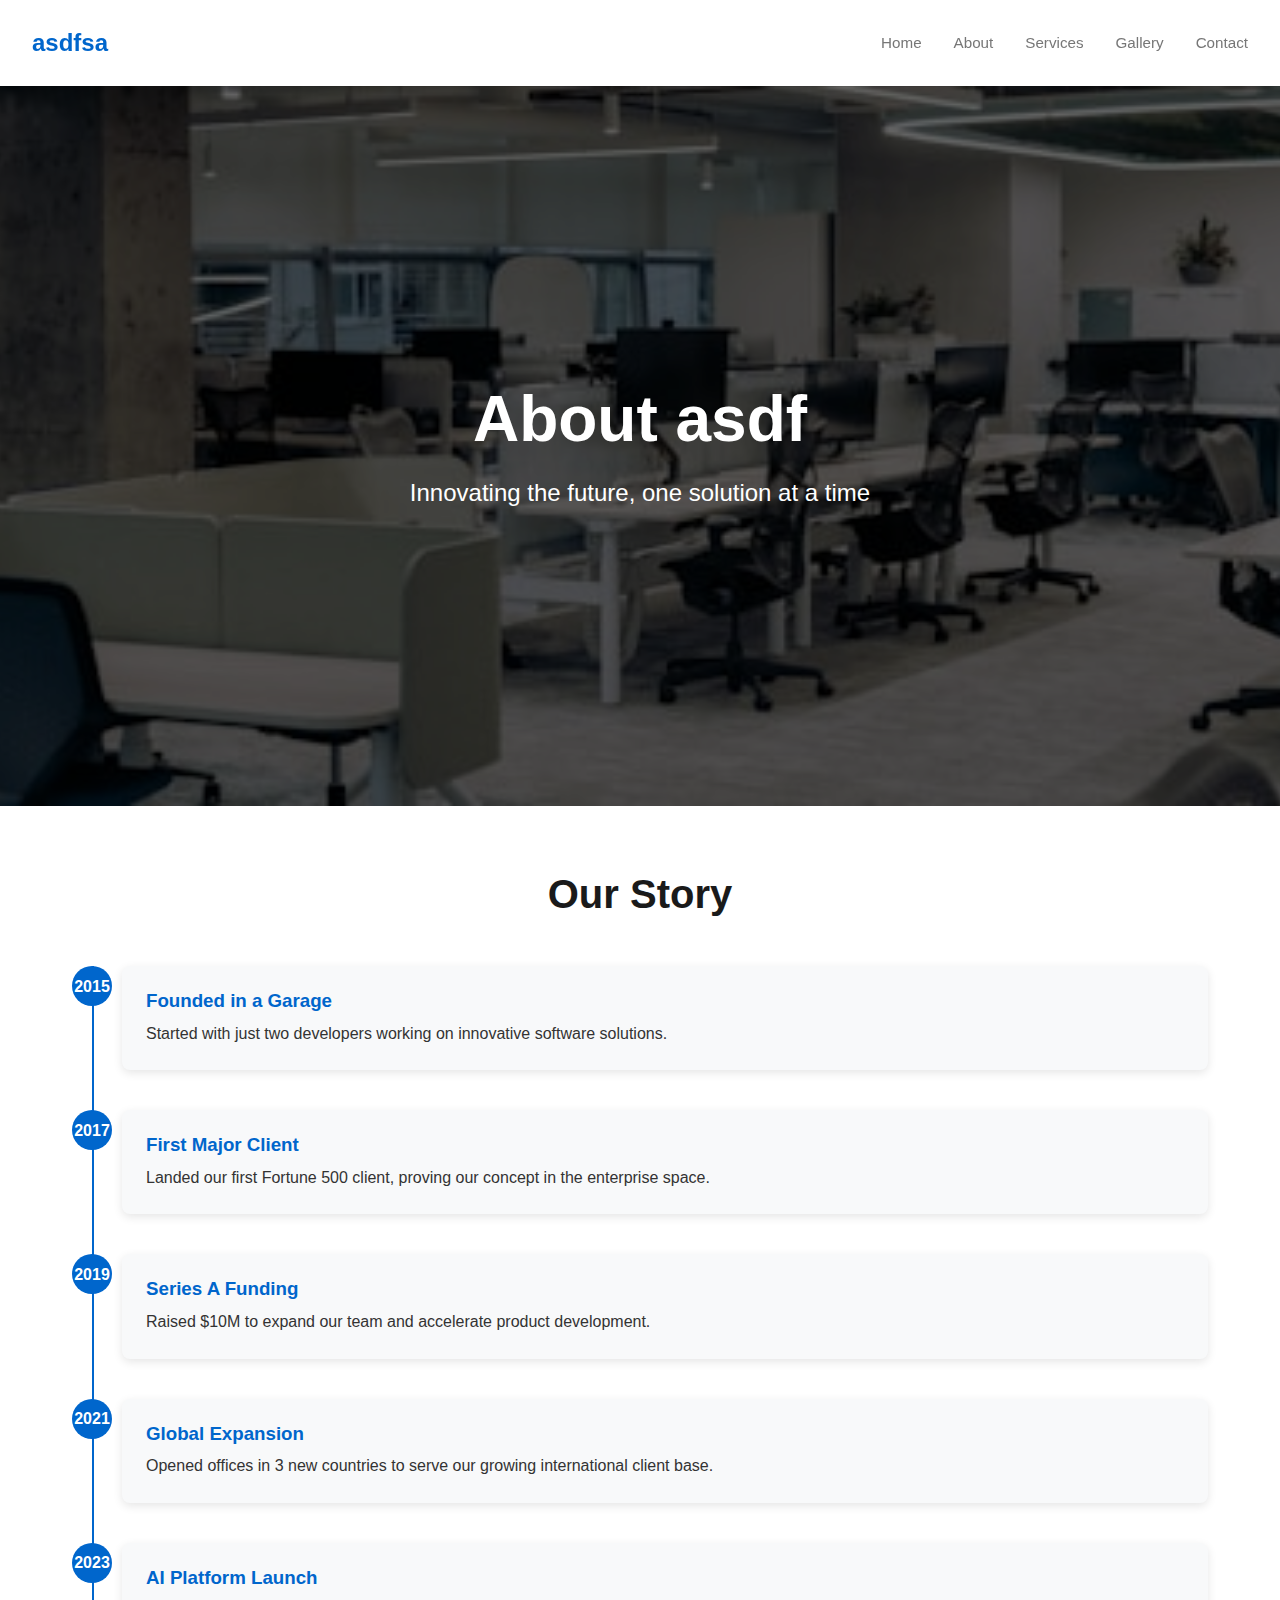
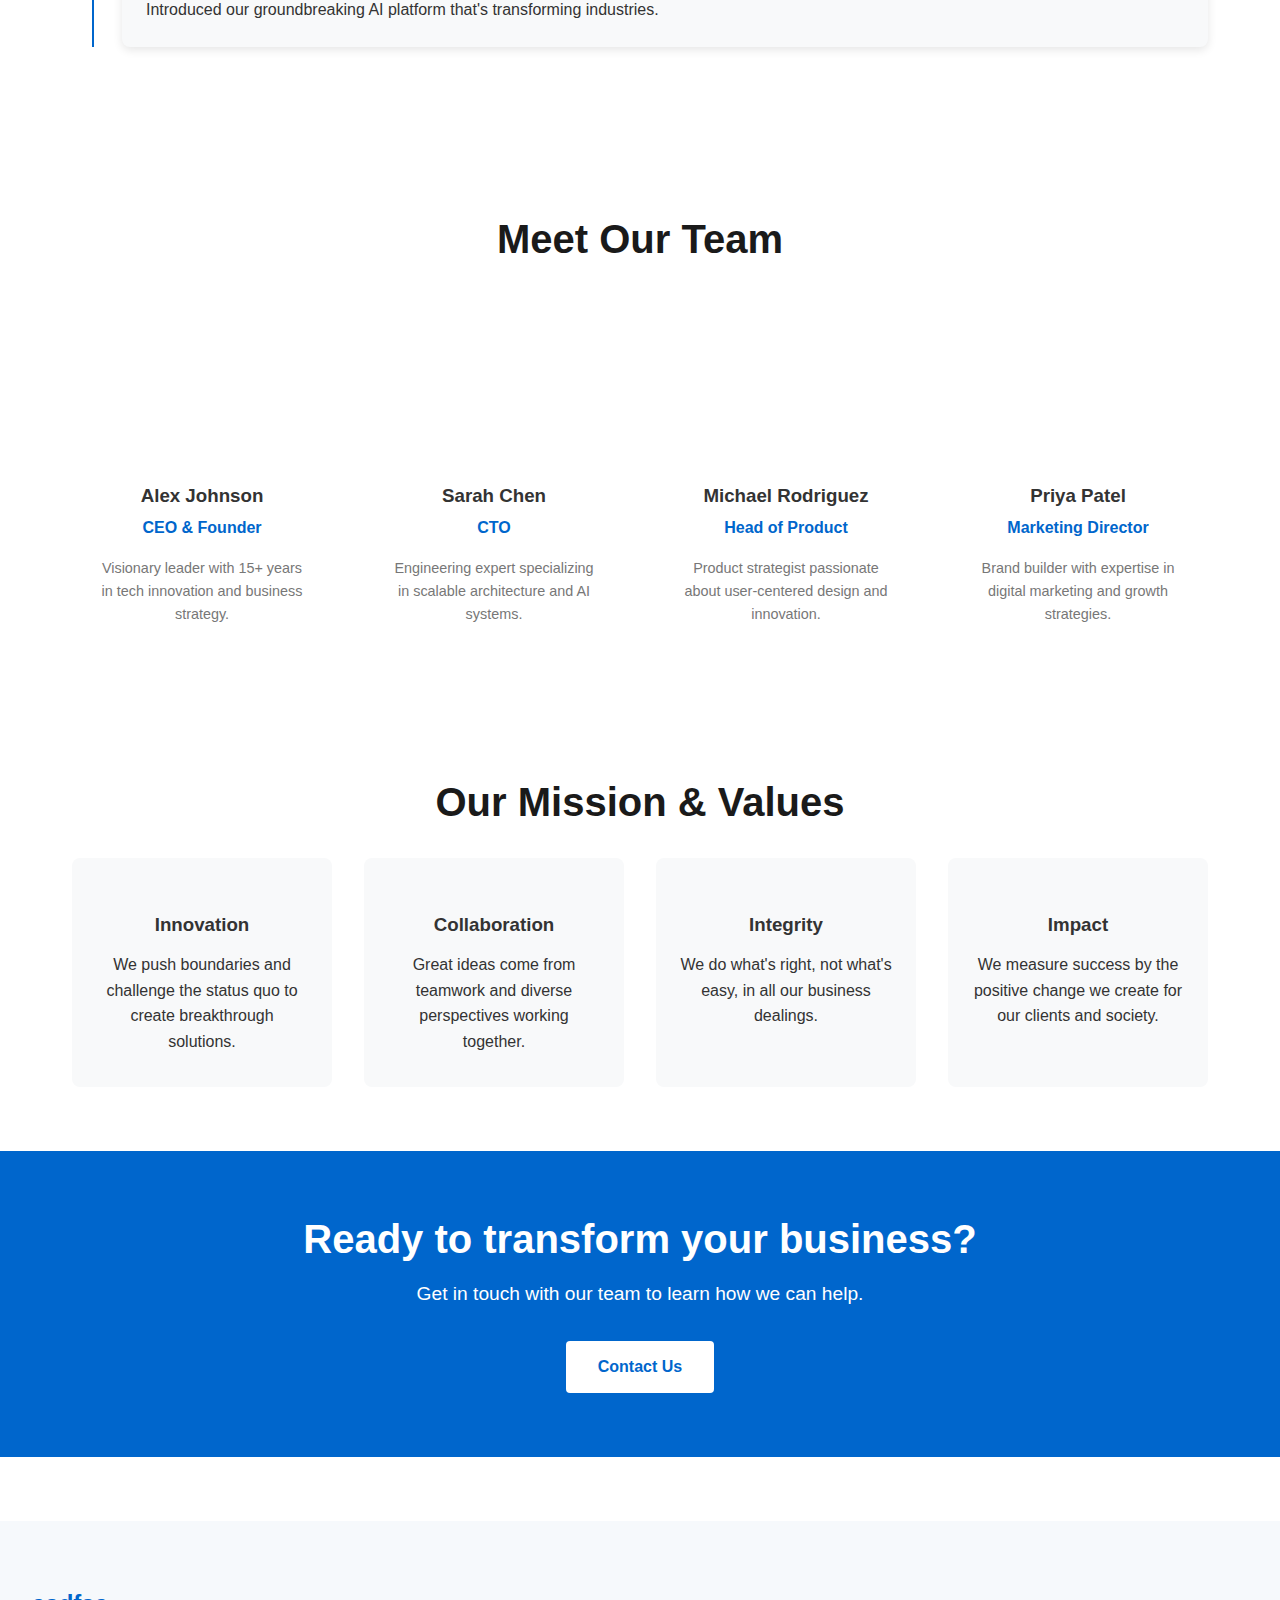
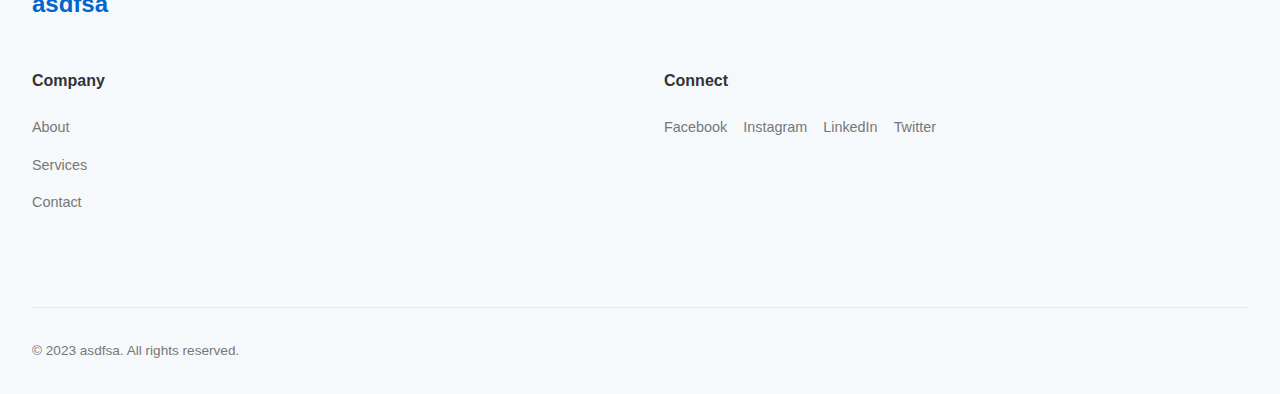
<file: about.html>
<!DOCTYPE html>
            <html lang="en">
            <head>
            <meta charset="UTF-8" />
            <meta name="viewport" content="width=device-width, initial-scale=1.0" />
            <title>asdfsa | About Us</title>
            <link rel="stylesheet" href="css/base.css" />
            <link rel="stylesheet" href="css/about.css" />
            </head>
            <body>
            <header class="site-header">
  <div class="header-container">
    <a href="index.html" class="logo">asdfsa</a>
    
    <button class="menu-toggle" aria-label="Toggle navigation">
      <span class="hamburger"></span>
    </button>
    
    <nav class="main-nav">
      <ul class="nav-menu">
        <li><a href="index.html">Home</a></li>
        <li><a href="about.html">About</a></li>
        <li><a href="services.html">Services</a></li>
        <li><a href="gallery.html">Gallery</a></li>
        <li><a href="contact.html">Contact</a></li>
      </ul>
    </nav>
  </div>
</header>

            <main>
  <!-- Hero Section -->
  <section class="hero">
    <div class="hero-overlay"></div>
    <img src="images/about1.jpg" alt="asdf office" class="hero-image">
    <div class="hero-content">
      <h1>About asdf</h1>
      <p class="subheading">Innovating the future, one solution at a time</p>
    </div>
  </section>

  <!-- Our Story Section -->
  <section class="section story-section">
    <div class="container">
      <h2 class="section-title">Our Story</h2>
      <div class="timeline">
        <div class="timeline-item">
          <div class="timeline-year">2015</div>
          <div class="timeline-content">
            <h3>Founded in a Garage</h3>
            <p>Started with just two developers working on innovative software solutions.</p>
          </div>
        </div>
        <div class="timeline-item">
          <div class="timeline-year">2017</div>
          <div class="timeline-content">
            <h3>First Major Client</h3>
            <p>Landed our first Fortune 500 client, proving our concept in the enterprise space.</p>
          </div>
        </div>
        <div class="timeline-item">
          <div class="timeline-year">2019</div>
          <div class="timeline-content">
            <h3>Series A Funding</h3>
            <p>Raised $10M to expand our team and accelerate product development.</p>
          </div>
        </div>
        <div class="timeline-item">
          <div class="timeline-year">2021</div>
          <div class="timeline-content">
            <h3>Global Expansion</h3>
            <p>Opened offices in 3 new countries to serve our growing international client base.</p>
          </div>
        </div>
        <div class="timeline-item">
          <div class="timeline-year">2023</div>
          <div class="timeline-content">
            <h3>AI Platform Launch</h3>
            <p>Introduced our groundbreaking AI platform that's transforming industries.</p>
          </div>
        </div>
      </div>
    </div>
  </section>

  <!-- Meet Our Team Section -->
  <section class="section team-section">
    <div class="container">
      <h2 class="section-title">Meet Our Team</h2>
      <div class="team-grid">
        <div class="team-member">
          <div class="member-photo">
            <i class="fas fa-user-circle"></i>
          </div>
          <h3>Alex Johnson</h3>
          <p class="title">CEO & Founder</p>
          <p class="bio">Visionary leader with 15+ years in tech innovation and business strategy.</p>
        </div>
        <div class="team-member">
          <div class="member-photo">
            <i class="fas fa-user-circle"></i>
          </div>
          <h3>Sarah Chen</h3>
          <p class="title">CTO</p>
          <p class="bio">Engineering expert specializing in scalable architecture and AI systems.</p>
        </div>
        <div class="team-member">
          <div class="member-photo">
            <i class="fas fa-user-circle"></i>
          </div>
          <h3>Michael Rodriguez</h3>
          <p class="title">Head of Product</p>
          <p class="bio">Product strategist passionate about user-centered design and innovation.</p>
        </div>
        <div class="team-member">
          <div class="member-photo">
            <i class="fas fa-user-circle"></i>
          </div>
          <h3>Priya Patel</h3>
          <p class="title">Marketing Director</p>
          <p class="bio">Brand builder with expertise in digital marketing and growth strategies.</p>
        </div>
      </div>
    </div>
  </section>

  <!-- Mission & Values Section -->
  <section class="section values-section">
    <div class="container">
      <h2 class="section-title">Our Mission & Values</h2>
      <div class="values-grid">
        <div class="value-item">
          <div class="value-icon">
            <i class="fas fa-lightbulb"></i>
          </div>
          <h3>Innovation</h3>
          <p>We push boundaries and challenge the status quo to create breakthrough solutions.</p>
        </div>
        <div class="value-item">
          <div class="value-icon">
            <i class="fas fa-users"></i>
          </div>
          <h3>Collaboration</h3>
          <p>Great ideas come from teamwork and diverse perspectives working together.</p>
        </div>
        <div class="value-item">
          <div class="value-icon">
            <i class="fas fa-shield-alt"></i>
          </div>
          <h3>Integrity</h3>
          <p>We do what's right, not what's easy, in all our business dealings.</p>
        </div>
        <div class="value-item">
          <div class="value-icon">
            <i class="fas fa-rocket"></i>
          </div>
          <h3>Impact</h3>
          <p>We measure success by the positive change we create for our clients and society.</p>
        </div>
      </div>
    </div>
  </section>

  <!-- CTA Section -->
  <section class="section cta-section">
    <div class="container">
      <div class="cta-content">
        <h2>Ready to transform your business?</h2>
        <p>Get in touch with our team to learn how we can help.</p>
        <a href="contact.html" class="btn btn-primary">Contact Us</a>
      </div>
    </div>
  </section>
</main>

            <footer class="site-footer">
  <div class="footer-container">
    <div class="footer-logo">asdfsa</div>
    
    <div class="footer-links">
      <div class="footer-column">
        <h3>Company</h3>
        <ul>
          <li><a href="about.html">About</a></li>
          <li><a href="services.html">Services</a></li>
          <li><a href="contact.html">Contact</a></li>
        </ul>
      </div>
      
      <div class="footer-column">
        <h3>Connect</h3>
        <ul class="social-links">
          <li><a href="#" aria-label="Facebook">Facebook</a></li>
          <li><a href="#" aria-label="Instagram">Instagram</a></li>
          <li><a href="#" aria-label="LinkedIn">LinkedIn</a></li>
          <li><a href="#" aria-label="Twitter">Twitter</a></li>
        </ul>
      </div>
    </div>
    
    <div class="footer-bottom">
      <p class="copyright">&copy; 2023 asdfsa. All rights reserved.</p>
    </div>
  </div>
</footer>

            <script src="js/base.js"></script>
            <script src="js/about.js"></script>
            </body>
            </html>
</file>
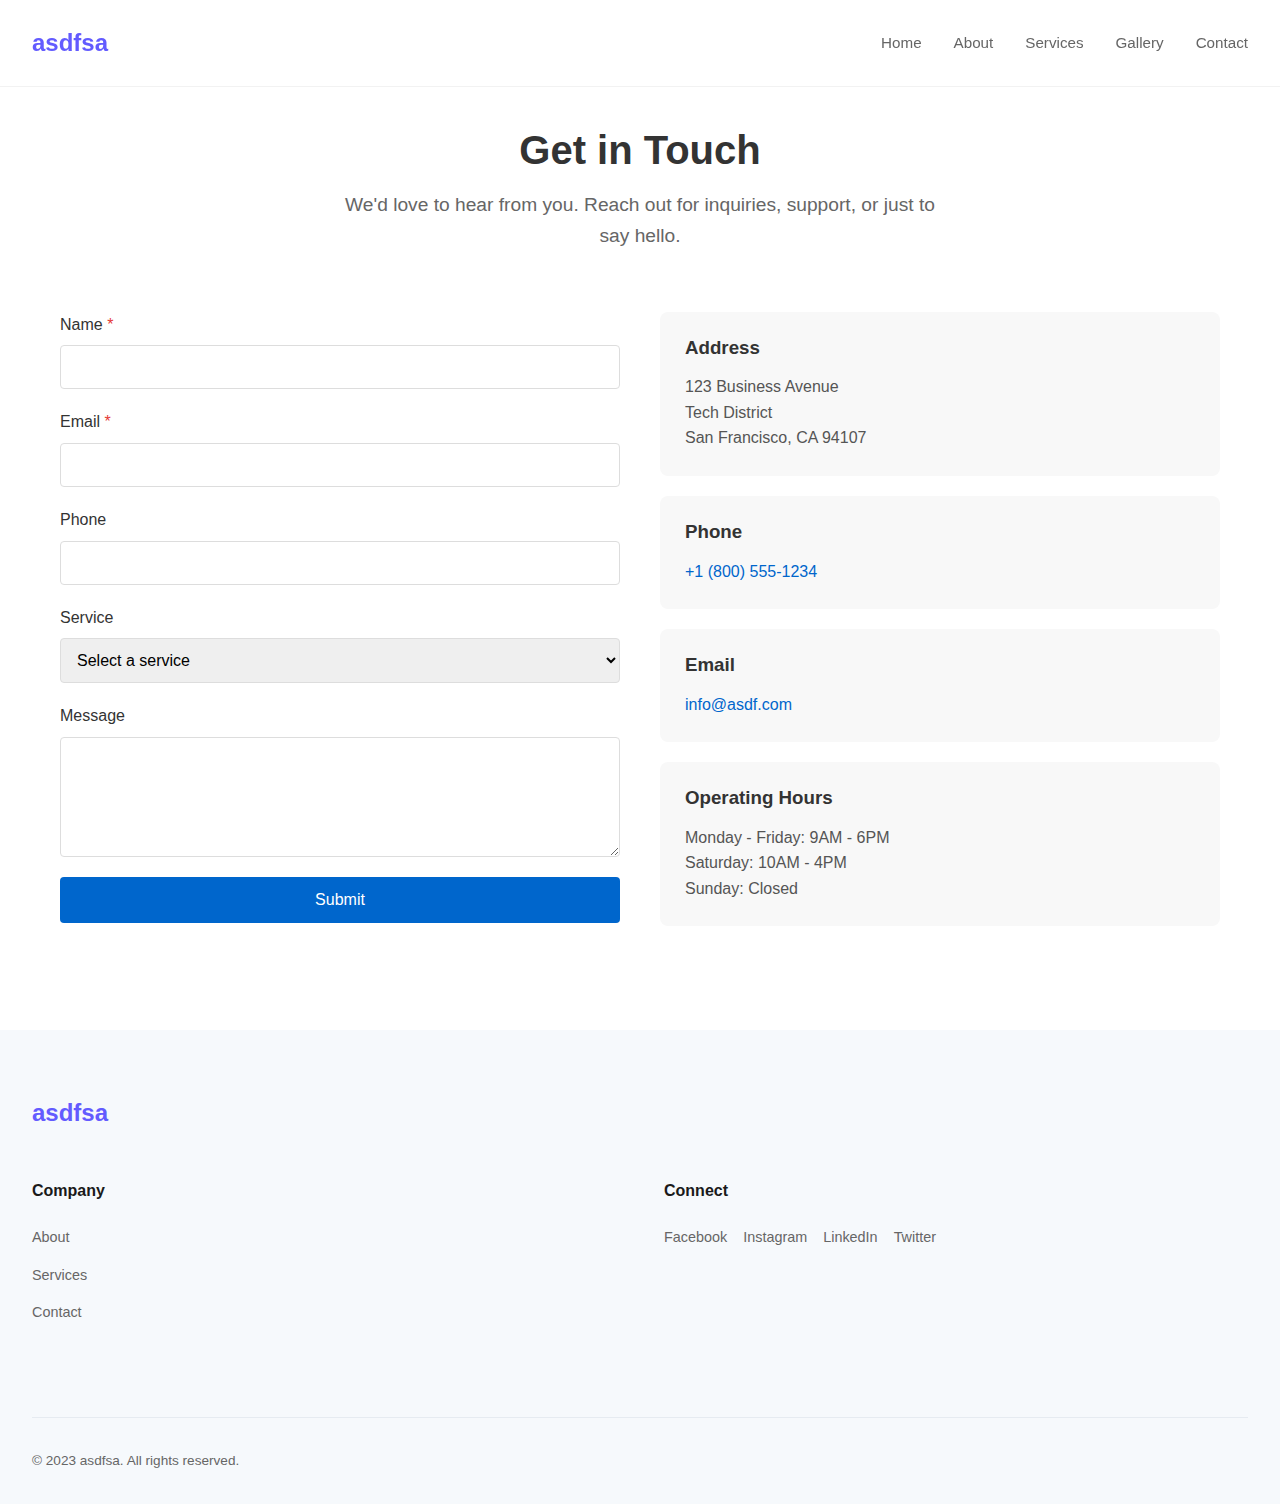
<file: contact.html>
<!DOCTYPE html>
            <html lang="en">
            <head>
            <meta charset="UTF-8" />
            <meta name="viewport" content="width=device-width, initial-scale=1.0" />
            <title>asdfsa | Contact Us</title>
            <link rel="stylesheet" href="css/base.css" />
            <link rel="stylesheet" href="css/contact.css" />
            </head>
            <body>
            <header class="site-header">
  <div class="header-container">
    <a href="index.html" class="logo">asdfsa</a>
    
    <button class="menu-toggle" aria-label="Toggle navigation">
      <span class="hamburger"></span>
    </button>
    
    <nav class="main-nav">
      <ul class="nav-menu">
        <li><a href="index.html">Home</a></li>
        <li><a href="about.html">About</a></li>
        <li><a href="services.html">Services</a></li>
        <li><a href="gallery.html">Gallery</a></li>
        <li><a href="contact.html">Contact</a></li>
      </ul>
    </nav>
  </div>
</header>

            <!-- header include -->
<main class="contact-container">
  <section class="contact-hero">
    <h1>Get in Touch</h1>
    <p class="subheading">We'd love to hear from you. Reach out for inquiries, support, or just to say hello.</p>
  </section>

  <div class="contact-content">
    <div class="contact-form-container">
      <form id="customForm" data-form-handler="" class="contact-form">
        <div class="form-group">
          <label for="name">Name <span class="required">*</span></label>
          <input type="text" id="name" name="name" required>
        </div>
        
        <div class="form-group">
          <label for="email">Email <span class="required">*</span></label>
          <input type="email" id="email" name="email" required>
        </div>
        
        <div class="form-group">
          <label for="phone">Phone</label>
          <input type="tel" id="phone" name="phone">
        </div>
        
        <div class="form-group">
          <label for="service">Service</label>
          <select id="service" name="service">
            <option value="">Select a service</option>
            <option value="consulting">Consulting</option>
            <option value="support">Technical Support</option>
            <option value="sales">Sales Inquiry</option>
            <option value="other">Other</option>
          </select>
        </div>
        
        <div class="form-group">
          <label for="message">Message</label>
          <textarea id="message" name="message" rows="5"></textarea>
        </div>
        
        <button type="submit" class="btn-submit">Submit</button>
      </form>
    </div>
    
    <div class="contact-info-container">
      <div class="contact-card">
        <h3>Address</h3>
        <p>123 Business Avenue<br>Tech District<br>San Francisco, CA 94107</p>
      </div>
      
      <div class="contact-card">
        <h3>Phone</h3>
        <p><a href="tel:+18005551234">+1 (800) 555-1234</a></p>
      </div>
      
      <div class="contact-card">
        <h3>Email</h3>
        <p><a href="mailto:info@asdf.com">info@asdf.com</a></p>
      </div>
      
      <div class="contact-card">
        <h3>Operating Hours</h3>
        <p>Monday - Friday: 9AM - 6PM<br>Saturday: 10AM - 4PM<br>Sunday: Closed</p>
      </div>
    </div>
  </div>
</main>
<!-- footer include -->

            <footer class="site-footer">
  <div class="footer-container">
    <div class="footer-logo">asdfsa</div>
    
    <div class="footer-links">
      <div class="footer-column">
        <h3>Company</h3>
        <ul>
          <li><a href="about.html">About</a></li>
          <li><a href="services.html">Services</a></li>
          <li><a href="contact.html">Contact</a></li>
        </ul>
      </div>
      
      <div class="footer-column">
        <h3>Connect</h3>
        <ul class="social-links">
          <li><a href="#" aria-label="Facebook">Facebook</a></li>
          <li><a href="#" aria-label="Instagram">Instagram</a></li>
          <li><a href="#" aria-label="LinkedIn">LinkedIn</a></li>
          <li><a href="#" aria-label="Twitter">Twitter</a></li>
        </ul>
      </div>
    </div>
    
    <div class="footer-bottom">
      <p class="copyright">&copy; 2023 asdfsa. All rights reserved.</p>
    </div>
  </div>
</footer>

            <script src="js/base.js"></script>
            <script src="js/contact.js"></script>
            </body>
            </html>
</file>
<file: css/base.css>
/* Base Styles & Variables */
:root {
  --primary-color: #635bff;
  --text-color: #1a1a1a;
  --text-light: #666;
  --bg-color: #ffffff;
  --border-color: #e6ebf1;
  --spacing-unit: 1rem;
  --max-width: 1200px;
  --border-radius: 4px;
}

* {
  margin: 0;
  padding: 0;
  box-sizing: border-box;
}

body {
  font-family: 'Open Sans', 'Helvetica Neue', sans-serif;
  line-height: 1.6;
  color: var(--text-color);
  background-color: var(--bg-color);
  -webkit-font-smoothing: antialiased;
}

h1, h2, h3, h4 {
  font-weight: 600;
  line-height: 1.2;
}

a {
  color: var(--primary-color);
  text-decoration: none;
  transition: color 0.2s ease;
}

a:hover {
  color: var(--text-color);
}

.container {
  width: 100%;
  max-width: var(--max-width);
  margin: 0 auto;
  padding: 0 var(--spacing-unit);
}

/* Header Styles */
.site-header {
  position: sticky;
  top: 0;
  background-color: var(--bg-color);
  box-shadow: 0 1px 0 rgba(0, 0, 0, 0.05);
  z-index: 100;
  padding: 1.5rem 0;
}

.header-container {
  display: flex;
  justify-content: space-between;
  align-items: center;
  padding: 0 var(--spacing-unit);
}

.logo {
  font-size: 1.5rem;
  font-weight: 700;
  color: var(--primary-color);
}

.main-nav ul {
  display: flex;
  list-style: none;
  gap: 2rem;
}

.main-nav a {
  font-weight: 500;
  color: var(--text-light);
  font-size: 0.95rem;
}

.main-nav a:hover {
  color: var(--text-color);
}

.menu-toggle {
  display: none;
  background: none;
  border: none;
  cursor: pointer;
  padding: 0.5rem;
}

.hamburger {
  display: block;
  width: 24px;
  height: 2px;
  background-color: var(--text-color);
  position: relative;
}

.hamburger::before,
.hamburger::after {
  content: '';
  position: absolute;
  width: 24px;
  height: 2px;
  background-color: var(--text-color);
  left: 0;
}

.hamburger::before {
  top: -6px;
}

.hamburger::after {
  bottom: -6px;
}

/* Footer Styles */
.site-footer {
  background-color: #f6f9fc;
  padding: 4rem 0 2rem;
  margin-top: 4rem;
}

.footer-container {
  display: flex;
  flex-direction: column;
  gap: 3rem;
}

.footer-logo {
  font-size: 1.5rem;
  font-weight: 700;
  color: var(--primary-color);
}

.footer-links {
  display: flex;
  flex-wrap: wrap;
  gap: 3rem;
}

.footer-column {
  flex: 1;
  min-width: 150px;
}

.footer-column h3 {
  font-size: 1rem;
  margin-bottom: 1.5rem;
  color: var(--text-color);
}

.footer-column ul {
  list-style: none;
}

.footer-column li {
  margin-bottom: 0.75rem;
}

.footer-column a {
  color: var(--text-light);
  font-size: 0.9rem;
}

.social-links {
  display: flex;
  gap: 1rem;
}

.footer-bottom {
  border-top: 1px solid var(--border-color);
  padding-top: 2rem;
  margin-top: 2rem;
}

.copyright {
  font-size: 0.85rem;
  color: var(--text-light);
}

/* Responsive Styles */
@media (max-width: 768px) {
  .menu-toggle {
    display: block;
  }
  
  .nav-menu {
    display: none;
    position: absolute;
    top: 100%;
    left: 0;
    width: 100%;
    background-color: var(--bg-color);
    flex-direction: column;
    padding: 1rem;
    box-shadow: 0 4px 6px rgba(0, 0, 0, 0.05);
  }
  
  .nav-menu.active {
    display: flex;
  }
  
  .nav-menu li {
    padding: 0.75rem 0;
    border-bottom: 1px solid var(--border-color);
  }
  
  .footer-links {
    flex-direction: column;
    gap: 2rem;
  }
}

@media (min-width: 769px) {
  .header-container {
    padding: 0 calc(var(--spacing-unit) * 2);
  }
  
  .footer-container {
    padding: 0 calc(var(--spacing-unit) * 2);
  }
}
</file>
<file: css/about.css>
/* Base Styles */
:root {
  --primary-color: #0066cc;
  --dark-color: #1a1a1a;
  --light-color: #f8f9fa;
  --text-color: #333;
  --text-light: #777;
  --overlay-color: rgba(0, 0, 0, 0.6);
  --section-padding: 4rem 2rem;
  --max-width: 1200px;
}

* {
  margin: 0;
  padding: 0;
  box-sizing: border-box;
}

body {
  font-family: 'Poppins', sans-serif;
  color: var(--text-color);
  line-height: 1.6;
}

.container {
  max-width: var(--max-width);
  margin: 0 auto;
  padding: var(--section-padding);
}

.section-title {
  font-size: 2.5rem;
  margin-bottom: 2rem;
  text-align: center;
  color: var(--dark-color);
}

/* Hero Section */
.hero {
  position: relative;
  height: 80vh;
  min-height: 500px;
  overflow: hidden;
  display: flex;
  align-items: center;
  justify-content: center;
}

.hero-image {
  position: absolute;
  width: 100%;
  height: 100%;
  object-fit: cover;
  z-index: 1;
}

.hero-overlay {
  position: absolute;
  width: 100%;
  height: 100%;
  background-color: var(--overlay-color);
  z-index: 2;
}

.hero-content {
  position: relative;
  z-index: 3;
  text-align: center;
  color: white;
  padding: 2rem;
  max-width: 800px;
}

.hero h1 {
  font-size: 4rem;
  margin-bottom: 1rem;
}

.hero .subheading {
  font-size: 1.5rem;
  font-weight: 300;
}

/* Timeline Section */
.timeline {
  position: relative;
  padding-left: 50px;
  margin-top: 3rem;
}

.timeline::before {
  content: '';
  position: absolute;
  left: 20px;
  top: 0;
  bottom: 0;
  width: 2px;
  background: var(--primary-color);
}

.timeline-item {
  position: relative;
  margin-bottom: 2.5rem;
}

.timeline-year {
  position: absolute;
  left: -50px;
  top: 0;
  width: 40px;
  height: 40px;
  border-radius: 50%;
  background: var(--primary-color);
  color: white;
  display: flex;
  align-items: center;
  justify-content: center;
  font-weight: bold;
}

.timeline-content {
  padding: 1.5rem;
  background: var(--light-color);
  border-radius: 8px;
  box-shadow: 0 3px 10px rgba(0, 0, 0, 0.1);
}

.timeline-content h3 {
  margin-bottom: 0.5rem;
  color: var(--primary-color);
}

/* Team Section */
.team-grid {
  display: grid;
  grid-template-columns: repeat(auto-fit, minmax(250px, 1fr));
  gap: 2rem;
  margin-top: 2rem;
}

.team-member {
  text-align: center;
  padding: 1.5rem;
  transition: transform 0.3s ease;
}

.team-member:hover {
  transform: translateY(-5px);
}

.member-photo {
  width: 150px;
  height: 150px;
  margin: 0 auto 1rem;
  color: var(--primary-color);
}

.member-photo i {
  font-size: 150px;
}

.team-member h3 {
  margin-bottom: 0.5rem;
}

.team-member .title {
  color: var(--primary-color);
  font-weight: 600;
  margin-bottom: 1rem;
}

.team-member .bio {
  color: var(--text-light);
  font-size: 0.9rem;
}

/* Values Section */
.values-grid {
  display: grid;
  grid-template-columns: repeat(auto-fit, minmax(250px, 1fr));
  gap: 2rem;
  margin-top: 2rem;
}

.value-item {
  text-align: center;
  padding: 2rem 1.5rem;
  border-radius: 8px;
  background: var(--light-color);
}

.value-icon {
  font-size: 3rem;
  color: var(--primary-color);
  margin-bottom: 1.5rem;
}

.value-item h3 {
  margin-bottom: 1rem;
}

/* CTA Section */
.cta-section {
  background-color: var(--primary-color);
  color: white;
  text-align: center;
}

.cta-content {
  max-width: 800px;
  margin: 0 auto;
}

.cta-section h2 {
  font-size: 2.5rem;
  margin-bottom: 1rem;
}

.cta-section p {
  margin-bottom: 2rem;
  font-size: 1.2rem;
}

.btn {
  display: inline-block;
  padding: 0.8rem 2rem;
  border-radius: 4px;
  text-decoration: none;
  font-weight: 600;
  transition: all 0.3s ease;
}

.btn-primary {
  background-color: white;
  color: var(--primary-color);
}

.btn-primary:hover {
  background-color: rgba(255, 255, 255, 0.9);
  transform: translateY(-2px);
}

/* Responsive Styles */
@media (max-width: 768px) {
  .hero h1 {
    font-size: 3rem;
  }
  
  .hero .subheading {
    font-size: 1.2rem;
  }
  
  .section-title {
    font-size: 2rem;
  }
  
  .timeline {
    padding-left: 30px;
  }
  
  .timeline-year {
    left: -30px;
    width: 30px;
    height: 30px;
    font-size: 0.8rem;
  }
}

@media (max-width: 480px) {
  .hero h1 {
    font-size: 2.5rem;
  }
  
  .cta-section h2 {
    font-size: 2rem;
  }
}
</file>
<file: css/contact.css>
/* Main Contact Container */
.contact-container {
  max-width: 1200px;
  margin: 0 auto;
  padding: 40px 20px;
}

/* Hero Section */
.contact-hero {
  text-align: center;
  margin-bottom: 60px;
}

.contact-hero h1 {
  font-size: 2.5rem;
  margin-bottom: 1rem;
  color: #333;
}

.subheading {
  font-size: 1.2rem;
  color: #666;
  max-width: 600px;
  margin: 0 auto;
}

/* Contact Content Layout */
.contact-content {
  display: flex;
  gap: 40px;
}

.contact-form-container,
.contact-info-container {
  flex: 1;
}

/* Form Styles */
.contact-form {
  display: flex;
  flex-direction: column;
  gap: 20px;
}

.form-group {
  display: flex;
  flex-direction: column;
  gap: 8px;
}

.form-group label {
  font-weight: 500;
  color: #333;
}

.required {
  color: #e53935;
}

input, 
select, 
textarea {
  padding: 12px;
  border: 1px solid #ddd;
  border-radius: 4px;
  font-size: 1rem;
}

textarea {
  resize: vertical;
  min-height: 120px;
}

.btn-submit {
  background-color: #0066cc;
  color: white;
  border: none;
  padding: 14px 20px;
  border-radius: 4px;
  font-size: 1rem;
  cursor: pointer;
  transition: background-color 0.3s;
}

.btn-submit:hover {
  background-color: #0052a3;
}

/* Contact Info Cards */
.contact-info-container {
  display: flex;
  flex-direction: column;
  gap: 20px;
}

.contact-card {
  background-color: #f8f8f8;
  padding: 25px;
  border-radius: 8px;
}

.contact-card h3 {
  margin-top: 0;
  margin-bottom: 15px;
  color: #333;
}

.contact-card p {
  margin: 0;
  color: #555;
  line-height: 1.6;
}

.contact-card a {
  color: #0066cc;
  text-decoration: none;
}

.contact-card a:hover {
  text-decoration: underline;
}

/* Responsive Layout */
@media (max-width: 768px) {
  .contact-content {
    flex-direction: column;
  }
  
  .contact-form-container,
  .contact-info-container {
    width: 100%;
  }
  
  .contact-hero h1 {
    font-size: 2rem;
  }
  
  .subheading {
    font-size: 1rem;
  }
}
</file>
